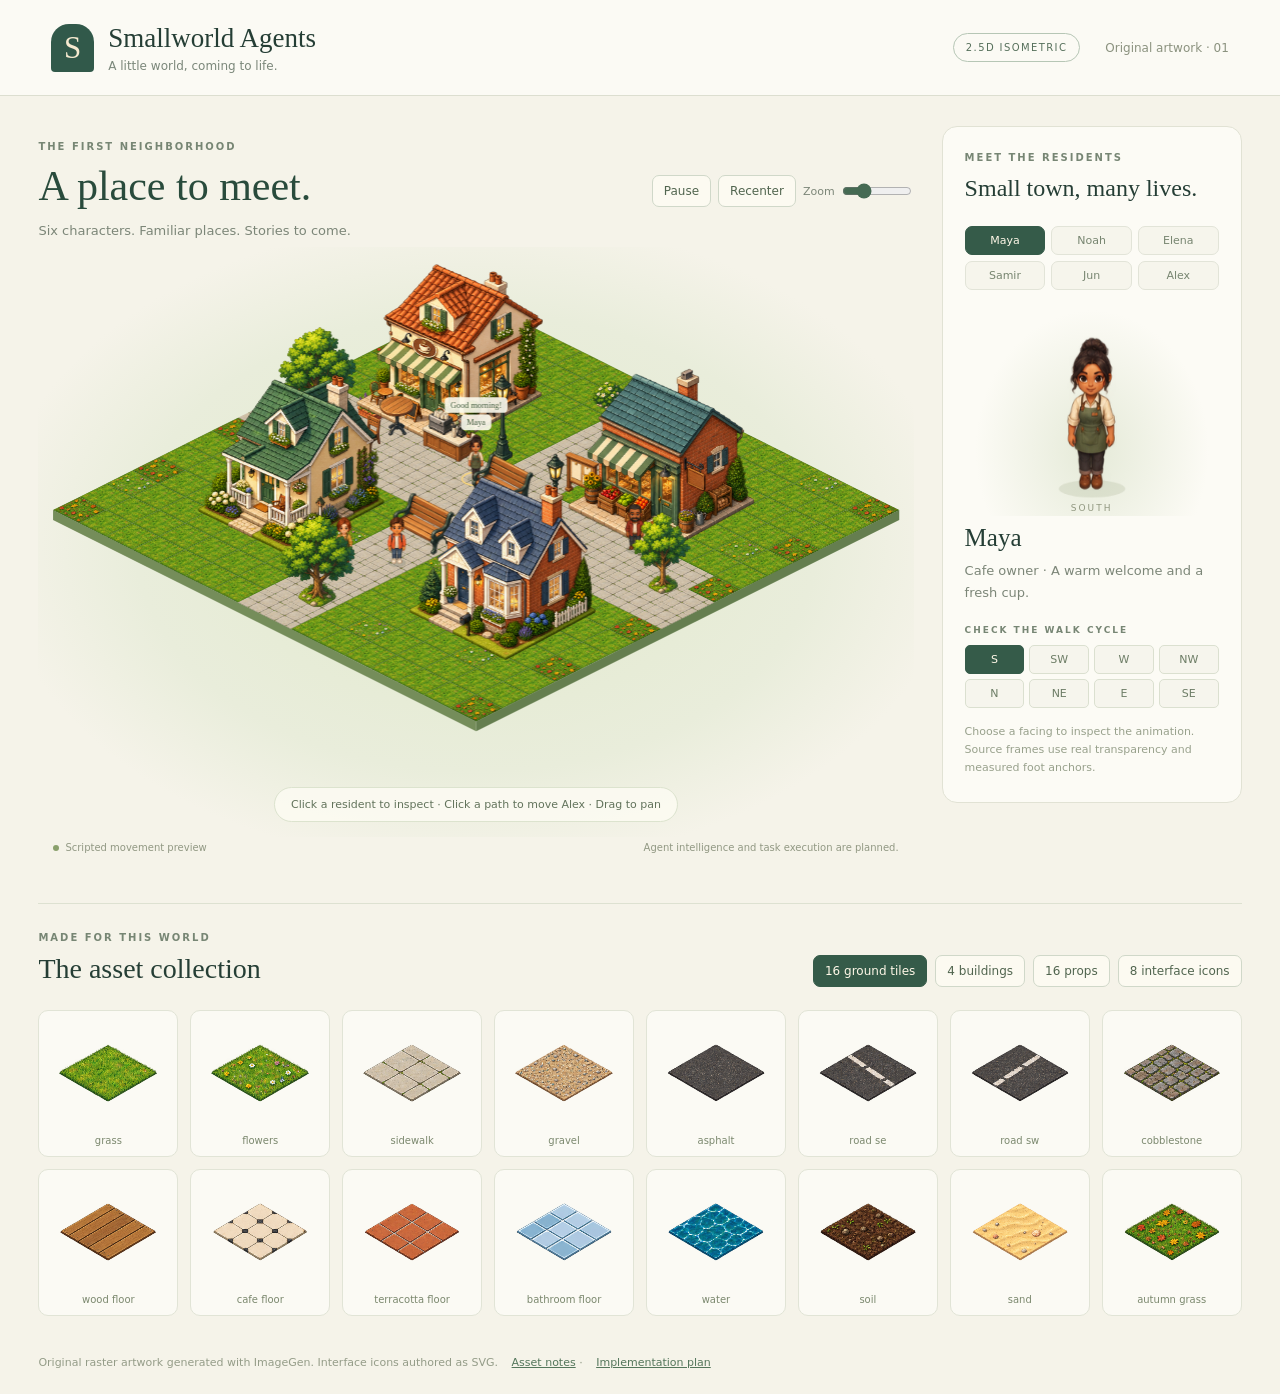
<file: asset-preview.html>
<!doctype html>
<html lang="en">
<head><meta charset="utf-8"><meta name="viewport" content="width=device-width,initial-scale=1"><title>Smallworld Agents — Isometric Asset Preview</title><link rel="stylesheet" href="asset-preview.css"></head>
<body>
<header><div class="brand"><span class="mark">S</span><div><strong>Smallworld Agents</strong><small>A little world, coming to life.</small></div></div><div class="header-right"><span class="pill">2.5D ISOMETRIC</span><span class="muted">Original artwork · 01</span></div></header>
<main>
<section class="world"><div class="world-head"><div><div class="eyebrow">THE FIRST NEIGHBORHOOD</div><h1>A place to meet.</h1><p>Six characters. Familiar places. Stories to come.</p></div><div class="controls"><button id="pause" type="button">Pause</button><button id="reset" type="button">Recenter</button><label>Zoom <input id="zoom" type="range" min="0.65" max="1.4" step="0.05" value="1"></label></div></div><div class="canvas-wrap"><canvas id="world" aria-label="Isometric neighborhood art preview. Click a resident to select them, or click ground to move the visitor."></canvas><div class="hint">Click a resident to inspect · Click a path to move Alex · Drag to pan</div><div id="load-status" role="status">Loading original artwork…</div></div><div class="legend"><span><i class="dot"></i>Scripted movement preview</span><span>Agent intelligence and task execution are planned.</span></div></section>
<aside><div class="eyebrow">MEET THE RESIDENTS</div><h2>Small town, many lives.</h2><div id="residents" class="residents"></div><div class="character-stage"><canvas id="portrait" width="320" height="240" aria-label="Selected character animation"></canvas><span id="direction-label">SOUTH</span></div><h3 id="name">Maya</h3><p id="role"></p><div class="eyebrow directions-label">CHECK THE WALK CYCLE</div><div id="directions" class="directions"></div><p class="aside-note">Choose a facing to inspect the animation. Source frames use real transparency and measured foot anchors.</p></aside>
</main>
<section class="library"><div class="library-head"><div><div class="eyebrow">MADE FOR THIS WORLD</div><h2>The asset collection</h2></div><div class="tabs"><button data-category="terrain" class="active">16 ground tiles</button><button data-category="buildings">4 buildings</button><button data-category="props">16 props</button><button data-category="ui">8 interface icons</button></div></div><div id="gallery" class="gallery"></div></section>
<footer>Original raster artwork generated with ImageGen. Interface icons authored as SVG. <a href="assets/README.md">Asset notes</a> · <a href="IMPLEMENTATION_PLAN.md">Implementation plan</a></footer>
<script src="assets/manifest.js"></script><script src="asset-preview.js"></script>
</body></html>
</file>
<file: asset-preview.css>
:root{font-family:Segoe UI,system-ui,sans-serif;color:#253e35;background:#f5f3e9;font-synthesis:none}*{box-sizing:border-box}body{margin:0}button,input{font:inherit}button{cursor:pointer}button:focus-visible,a:focus-visible,input:focus-visible{outline:3px solid #ba7147;outline-offset:3px}header{height:96px;padding:0 4%;display:flex;align-items:center;justify-content:space-between;border-bottom:1px solid #dcded0;background:#fbfaf4}.brand{display:flex;gap:14px;align-items:center}.brand strong{font-family:Georgia,serif;font-size:27px;font-weight:500}.brand small{display:block;color:#7b877a;margin-top:5px;font-size:12px}.mark{background:#31594a;color:#f6ead0;width:43px;height:48px;border-radius:18px 18px 4px 4px;display:grid;place-items:center;font-family:Georgia;font-size:31px}.header-right{display:flex;align-items:center;gap:25px;font-size:12px}.pill{border:1px solid #b6c6b5;border-radius:20px;padding:8px 12px;color:#56705b;font-size:10px;letter-spacing:1.4px}.muted{color:#8b927f}main{display:grid;grid-template-columns:minmax(0,1fr) 300px;max-width:1800px;margin:auto;padding:30px 3% 0;gap:28px}.world{min-width:0}.world-head{display:flex;align-items:center;justify-content:space-between;gap:12px;padding:15px 0 6px}.eyebrow{font-size:10px;font-weight:600;letter-spacing:2px;color:#778674}h1{font-family:Georgia,serif;font-size:42px;font-weight:400;margin:10px 0;color:#294b3c}p{color:#7c8678;font-size:13px;line-height:1.65;margin:0}.controls{display:flex;gap:7px;align-items:center;flex-wrap:wrap;justify-content:flex-end}.controls button,.tabs button{border:1px solid #d0d8c9;border-radius:7px;background:#fcfaf1;color:#51654f;font-size:12px;padding:8px 11px}.controls label{display:flex;align-items:center;gap:5px;font-size:11px;color:#7c8678}.controls input{width:70px;accent-color:#456a53}.canvas-wrap{position:relative;height:590px;background:radial-gradient(ellipse,#e3eacf 10%,#e9eddb 55%,#f5f3e9 78%);border-radius:20px;overflow:hidden}#world{width:100%;height:100%;touch-action:none;cursor:grab}.hint{position:absolute;bottom:15px;left:50%;transform:translateX(-50%);white-space:nowrap;font-size:11px;color:#62735b;background:#fcfbf2e6;padding:10px 16px;border:1px solid #dce3ce;border-radius:24px;pointer-events:none}#load-status{position:absolute;left:20px;top:20px;color:#587052;font-size:13px}.legend{display:flex;justify-content:space-between;gap:10px;font-size:10px;color:#919883;padding:5px 15px 20px}.dot{display:inline-block;width:6px;height:6px;background:#8aa06c;border-radius:50%;margin-right:6px}aside{padding:25px 22px;border:1px solid #e1e2d4;background:#fcfbf5;border-radius:15px;align-self:start}h2{font:400 24px/1.3 Georgia,serif;margin:10px 0 22px}h3{font:400 25px Georgia,serif;margin:8px 0}.residents{display:grid;grid-template-columns:repeat(3,1fr);gap:6px}.residents button{border:1px solid #e2e4d8;border-radius:7px;padding:7px 3px;background:#f6f5ec;color:#778570;font-size:11px}.residents button.active,.directions button.active{background:#355b49;color:#fff8e8;border-color:#355b49}.character-stage{height:218px;background:radial-gradient(ellipse at 50% 70%,#e5ead8,#fcfbf5 65%);position:relative;margin-top:8px}.character-stage canvas{width:100%;height:210px}.character-stage span{font-size:9px;letter-spacing:2px;color:#919880;position:absolute;bottom:3px;left:50%;transform:translateX(-50%)}.directions-label{margin-top:22px;font-size:9px}.directions{display:grid;grid-template-columns:repeat(4,1fr);gap:5px;margin-top:10px}.directions button{font-size:11px;border:1px solid #dbe0d0;background:#f6f5ed;border-radius:5px;padding:7px;color:#6d7d66}.aside-note{font-size:11px;margin-top:15px;color:#98a18c}.library{max-width:1800px;margin:30px auto;padding:0 3%}.library-head{display:flex;justify-content:space-between;align-items:center;gap:15px;border-top:1px solid #dde1d1;padding-top:28px}.library h2{font-size:28px;margin:8px 0 22px}.tabs{display:flex;gap:8px;flex-wrap:wrap}.tabs button.active{background:#355b49;color:#fff8e8;border-color:#355b49}.gallery{display:grid;grid-template-columns:repeat(8,minmax(0,1fr));gap:12px}.asset-card{background:#fbfaf4;border:1px solid #e1e4d6;border-radius:10px;min-width:0;padding:10px 8px;text-align:center}.asset-card canvas{width:100%;height:105px;object-fit:contain}.asset-card img{width:60px;height:105px;object-fit:contain}.asset-card span{display:block;font-size:10px;color:#7b886e;margin-top:5px}.gallery.buildings{grid-template-columns:repeat(4,minmax(0,1fr))}.gallery.buildings canvas{height:210px}footer{max-width:1800px;margin:40px auto 25px;padding:0 3%;font-size:11px;color:#949c88}footer a{color:#54765b;margin-left:10px}@media(max-width:1100px){main{grid-template-columns:minmax(0,1fr) 250px;gap:15px}.controls label{display:none}h1{font-size:34px}.gallery{grid-template-columns:repeat(4,1fr)}.header-right .muted{display:none}.world-head{align-items:start;flex-direction:column}.canvas-wrap{height:530px}}@media(max-width:760px){header{height:78px}main{grid-template-columns:1fr;padding:20px 4%}.canvas-wrap{height:440px}.legend{flex-direction:column}aside{display:grid;grid-template-columns:1fr 1fr;column-gap:20px}.character-stage{grid-column:2;grid-row:1/6}.aside-note{grid-column:1/-1}.hint{font-size:9px;padding:9px}.library-head{align-items:start;flex-direction:column}.gallery{grid-template-columns:repeat(4,1fr)}.gallery.buildings{grid-template-columns:repeat(2,1fr)}.header-right{display:none}.tabs button{font-size:10px;padding:7px}.asset-card{padding:6px}.asset-card canvas{height:75px}.directions-label{margin-top:10px}}
</file>
